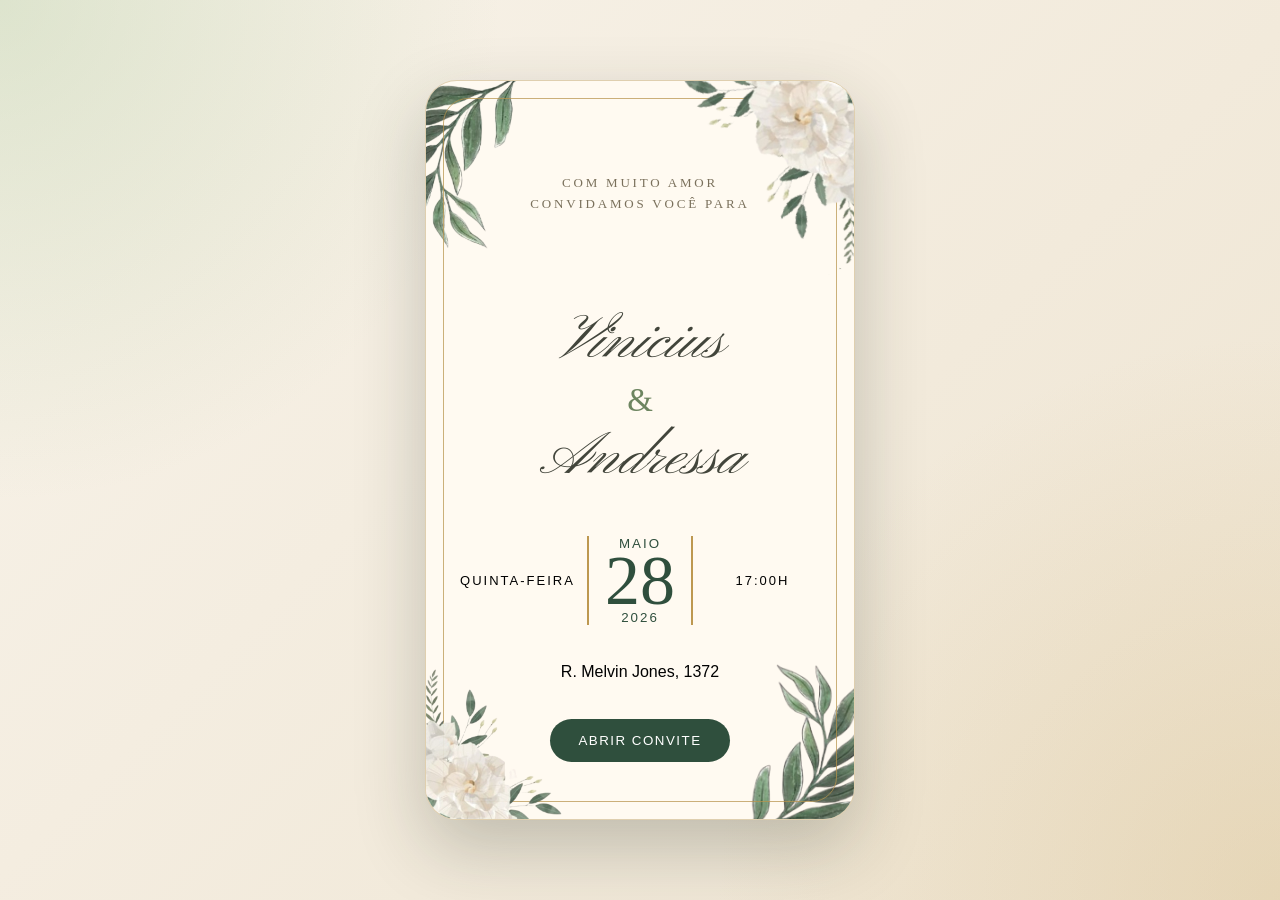
<file: index.html>
<!DOCTYPE html>
<html lang="pt-BR">
<head>
  <meta charset="UTF-8" />
  <meta name="viewport" content="width=device-width, initial-scale=1.0" />
  <title>Convite de Casamento</title>

  <link rel="stylesheet" href="styles.css" />
</head>
<body>

<main class="page">
  <section class="invitation">

    <!-- CAPA -->
    <article class="card card-cover is-visible" id="cover">

      <!-- PNGS -->
      <img class="decor decor-leaves decor-leaves-top" src="assets/folhas-topo.png">
      <img class="decor decor-leaves decor-leaves-bottom" src="assets/folhas-baixo.png">

      

      <!-- FLORES TOPO -->
      <img class="decor cover-flower cover-flower-top-right" src="assets/flores-topo.png">
      <img class="decor cover-flower cover-flower-bottom-left" src="assets/flores-baixo.png">
      

      <div class="card-border"></div>

      <div class="cover-content">

      
        <p class="cover-invite-text">
            Com muito amor<br>
            convidamos você para
        </p>

        <div class="couple-names">
          <h1>Vinicius</h1>
          <span>&</span>
          <h1>Andressa</h1>
        </div>

        <div class="cover-date">

          <p>Quinta-feira</p>

          <div class="date-main">
            <small>Maio</small>
            <strong>28</strong>
            <small>2026</small>
          </div>

          <p>17:00h</p>

        </div>

        <p class="address">R. Melvin Jones, 1372</p>

        <button class="primary-button" id="openInvitation">
          Abrir convite
        </button>

      </div>
    </article>

    <!-- INTERIOR -->
    <article class="card card-inside" id="inside">

      <img class="decor decor-leaves decor-leaves-top" src="assets/folhas-topo.png">
      <img class="decor decor-leaves decor-leaves-bottom" src="assets/folhas-baixo.png">

      

      <img class="decor cover-flower cover-flower-top-right" src="assets/flores-topo.png">
      <img class="decor cover-flower cover-flower-bottom-left" src="assets/flores-baixo.png">

      <div class="card-border"></div>

      <div class="inside-content">

        <img class="monogram-img" src="assets/iniciais-av.png">

        <p class="verse">
          “Assim, permanecem agora estes três: a fé, a esperança e o amor.
          O maior deles, porém, é o amor.”
          <br>
          <span>Coríntios 13:13</span>
        </p>

        <h2 class="blessing">
          Com a bênção de Deus e de seus pais:
        </h2>

        <div class="parents">
  <div>
    <p>Vera Lúcia</p>
    <p>Nourival Prado</p>
  </div>

  <div>
    <p>Silmara Souto</p>
    <p>Valdomiro Salu</p>
  </div>
</div>

<div class="initials-png">
  <img class="letter-img letter-a" src="assets/letra-a.png" alt="A">
  <img class="letter-img letter-e" src="assets/letra-e.png" alt="&">
  <img class="letter-img letter-v" src="assets/letra-v.png" alt="V">
</div>

        <h2 class="invite-title">
          Convidam você para o nosso casamento
        </h2>

        <div class="event-box">
          <div>28. Maio. 2026</div>
          <div>Às 17:00H</div>
        </div>
        <div class="ceremony-info">
  <strong>Cerimônia • Cartório Civil</strong>

  <div class="ceremony-divider"></div>

  <p>R. Melvin Jones 1372</p>
</div>

<div class="final-info">

  <div class="info-block">
    <p>
      Usar roupa social.<br>
      Favor não comparecer de branco.
    </p>
  </div>

  <div class="info-divider"></div>

  <div class="info-block highlight">
    <strong>Convidados Não Convidam</strong>
  </div>

  <div class="info-divider"></div>

  <div class="info-block">
    <strong>
      Chegar com 15 minutos<br>
      de antecedência
    </strong>
  </div>

  <div class="info-divider"></div>

  <div class="info-confirmation">
    Confirme sua presença até 20/05/2026
  </div>

</div>
  <button class="back-button" id="backToCover">
  Voltar para capa
</button>
  </div>
    </article>

  </section>
</main>
<audio id="weddingMusic" src="assets/musica.mp3" loop></audio>

<div class="wedding-music-player" id="musicPlayer">
  <div class="music-album">
    <img src="assets/iniciais-av.png" alt="Capa da música">
  </div>

  <div class="music-details">
    <span class="music-label">Nossa Musica</span>
    <strong>Aliança</strong>
    <small>Tribalistas</small>

    <div class="music-line">
      <div class="music-line-progress" id="musicProgressBar"></div>
    </div>
  </div>

  <button class="music-play-btn" id="musicToggle" type="button">
    ❚❚
  </button>
</div>

<script src="script.js"></script>
<script src="script.js"></script>
</body>
</html>
</file>
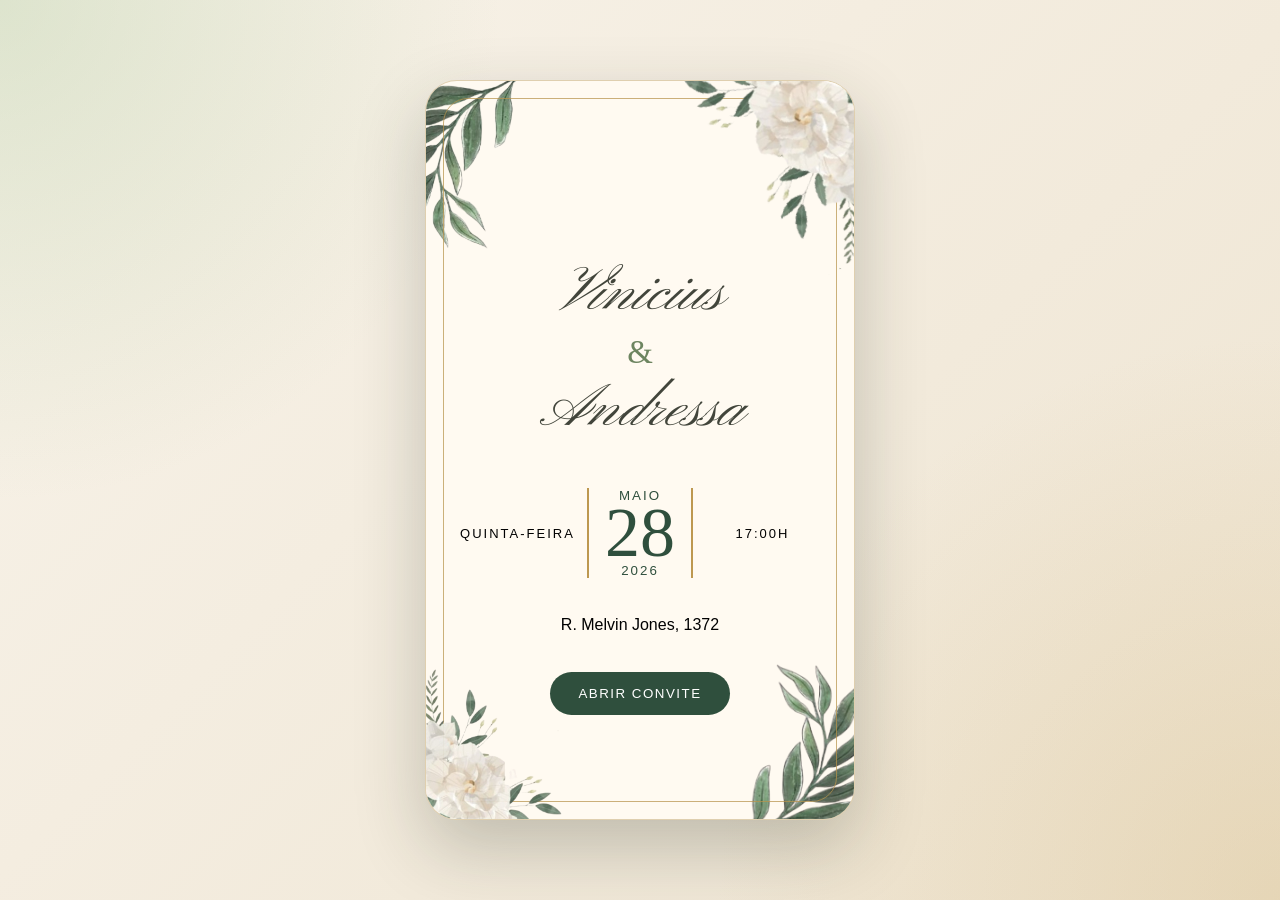
<file: convite-casamento-html-css-js/convite-casamento-html-css-js/index.html>
<!DOCTYPE html>
<html lang="pt-BR">
<head>
  <meta charset="UTF-8" />
  <meta name="viewport" content="width=device-width, initial-scale=1.0" />
  <title>Convite de Casamento</title>

  <link rel="stylesheet" href="styles.css" />
</head>
<body>

<main class="page">
  <section class="invitation">

    <!-- CAPA -->
    <article class="card card-cover is-visible" id="cover">

      <!-- PNGS -->
      <img class="decor decor-leaves decor-leaves-top" src="assets/folhas-topo.png">
      <img class="decor decor-leaves decor-leaves-bottom" src="assets/folhas-baixo.png">

      

      <!-- FLORES TOPO -->
      <img class="decor cover-flower cover-flower-top-right" src="assets/flores-topo.png">
      <img class="decor cover-flower cover-flower-bottom-left" src="assets/flores-baixo.png">
      

      <div class="card-border"></div>

      <div class="cover-content">

      

        <div class="couple-names">
          <h1>Vinicius</h1>
          <span>&</span>
          <h1>Andressa</h1>
        </div>

        <div class="cover-date">

          <p>Quinta-feira</p>

          <div class="date-main">
            <small>Maio</small>
            <strong>28</strong>
            <small>2026</small>
          </div>

          <p>17:00h</p>

        </div>

        <p class="address">R. Melvin Jones, 1372</p>

        <button class="primary-button" id="openInvitation">
          Abrir convite
        </button>

      </div>
    </article>

    <!-- INTERIOR -->
    <article class="card card-inside" id="inside">

      <img class="decor decor-leaves decor-leaves-top" src="assets/folhas-topo.png">
      <img class="decor decor-leaves decor-leaves-bottom" src="assets/folhas-baixo.png">

      

      <img class="decor cover-flower cover-flower-top-right" src="assets/flores-topo.png">
      <img class="decor cover-flower cover-flower-bottom-left" src="assets/flores-baixo.png">

      <div class="card-border"></div>

      <div class="inside-content">

        <img class="monogram-img" src="assets/iniciais-av.png">

        <p class="verse">
          “Assim, permanecem agora estes três: a fé, a esperança e o amor.
          O maior deles, porém, é o amor.”
          <br>
          <span>Coríntios 13:13</span>
        </p>

        <h2 class="blessing">
          Com a bênção de Deus e de seus pais:
        </h2>

        <div class="parents">
  <div>
    <p>Vera Lúcia</p>
    <p>Nourival Prado</p>
  </div>

  <div>
    <p>Silmara Souto</p>
    <p>Valdomiro Salu</p>
  </div>
</div>

<div class="initials-png">
  <img class="letter-img letter-a" src="assets/letra-a.png" alt="A">
  <img class="letter-img letter-e" src="assets/letra-e.png" alt="&">
  <img class="letter-img letter-v" src="assets/letra-v.png" alt="V">
</div>

        <h2 class="invite-title">
          Convidam você para o nosso casamento
        </h2>

        <div class="event-box">
          <div>28. Maio. 2026</div>
          <div>Às 17:00H</div>
        </div>
        <div class="ceremony-info">
  <strong>Cerimônia: Cartório Civil</strong>
  <p>R. Melvin Jones 1372</p>
</div>

<div class="final-info">
  <p>Usar roupa social. <br> Favor não comparecer de branco.</p>
  <p><strong>Convidados Não Convidam!</strong></p>
  <p><strong>Chegar com 15 minutos<br> de antecedência</strong></p>
  <p>Confirme sua presença até 20/05/2026</p>
</div>
  <button class="back-button" id="backToCover">
  Voltar para capa
</button>
  </div>
    </article>

  </section>
</main>

<script src="script.js"></script>
</body>
</html>
</file>
<file: styles.css>
@import url('https://fonts.googleapis.com/css2?family=Pinyon+Script&display=swap');

*{
  margin:0;
  padding:0;
  box-sizing:border-box;
}

:root{
  --paper:#fffaf1;
  --green:#2f4f3d;
  --green-soft:#6d8560;
  --gold:#bd9850;
  --shadow:0 28px 70px rgba(34,42,28,.24);
}

body{
  min-height:100vh;

  background:
    radial-gradient(circle at top left, rgba(184,207,166,.42), transparent 32%),
    radial-gradient(circle at bottom right, rgba(214,187,133,.35), transparent 36%),
    linear-gradient(135deg,#f8f3ea,#eee4d1);

  font-family:"Cormorant Garamond", serif;

  overflow:hidden;
}

/* CENTRALIZAÇÃO */

.page{
  width:100%;
  min-height:100vh;

  padding:20px;

  display:flex;
  justify-content:center;
  align-items:center;
}

/* CONTAINER */

.invitation{
  width:430px;
  max-width:100%;
  height:740px;

  position:relative;
  perspective:1400px;
}

/* CARDS */

.card{
  position:absolute;
  top:0;
  left:0;

  width:430px;
  max-width:100%;
  height:740px;

  border-radius:32px;
  overflow:hidden;

  background:var(--paper);

  border:1px solid rgba(180,146,83,.42);

  box-shadow:var(--shadow);

  transition:
    transform .9s cubic-bezier(.22,.8,.25,1),
    opacity .7s ease;
}

/* CAPA */

.card-cover{
  z-index:2;
  opacity:1;
  transform:rotateY(0deg) scale(1);
}

.card-cover.is-hidden{
  opacity:0;
  transform:rotateY(-96deg) scale(.94);

  pointer-events:none;
}

/* INTERIOR */

.card-inside{
  opacity:0;
  transform:rotateY(96deg) scale(.94);

  pointer-events:none;

  z-index:1;
}

.card-inside.is-visible{
  opacity:1;
  transform:rotateY(0deg) scale(1);

  pointer-events:auto;

  z-index:5;
}

/* BORDA */

.card-border{
  position:absolute;
  inset:17px;

  border:1px solid rgba(183,148,75,.72);
  border-radius:25px;

  z-index:3;
}

/* DECORAÇÕES */

.decor{
  position:absolute;
  pointer-events:none;
}

/* FOLHAS */

.decor-leaves{
  width:150px;
}

.decor-leaves-top{
  top:-40px;
  left:-39px;
}

.decor-leaves-bottom{
  right:-28px;
  bottom:-24px;

  transform:rotate(180deg);
}

/* FLORES CAPA */

.cover-flower{
  z-index:4;
}

.cover-flower-top-right{
  width:300px;

  top:-65px;
  right:-77px;

  transform:rotate(10deg);
}

.cover-flower-bottom-left{
  width:150px;

  left:-12px;
  bottom:-11px;

  transform:rotate(1deg);

  opacity:.95;

  z-index:4;
}


.cover-flower-top-left{
  width:92px;

  top:92px;
  left:22px;

  transform:scaleX(-1) rotate(-8deg);

  opacity:.8;
}







/* CONTEÚDO CAPA */

.cover-content{
  position:relative;
  z-index:5;

  width:100%;
  height:100%;

  display:flex;
  flex-direction:column;
  justify-content:center;
  align-items:center;

  text-align:center;

  padding:52px 34px;
}

/* CONTEÚDO INTERIOR */

.inside-content{
  position:relative;
  z-index:5;

  width:100%;
  height:100%;

  display:flex;
  flex-direction:column;
  justify-content:center;
  align-items:center;

  text-align:center;

  padding:36px 30px;
}

/* SÍMBOLO */

.symbol{
  position:absolute;
  top:48px;

  color:var(--green);

  font-size:30px;
}

/* NOMES */

.couple-names{
  margin:78px 0 46px;
  
}

.couple-names h1{
  font-family:'Pinyon Script', cursive;
  font-size:60px;
  font-style:italic;
  font-weight:400;
  line-height:1.05;

  color:#42453b;
}

.couple-names span{
  display:block;

  margin:8px 0;

  color:var(--green-soft);

  font-size:33px;
}

/* DATA */

.cover-date{
  width:100%;

  display:grid;
  grid-template-columns:1fr auto 1fr;

  align-items:center;
  gap:12px;

  margin-bottom:38px;
}

.cover-date p{
  font-family:"Montserrat", sans-serif;

  font-size:13px;

  text-transform:uppercase;
  letter-spacing:2px;
}

.date-main{
  padding:0 16px;

  border-left:2px solid var(--gold);
  border-right:2px solid var(--gold);
}

.date-main small{
  display:block;

  color:var(--green);

  font-family:"Montserrat", sans-serif;

  text-transform:uppercase;
  letter-spacing:2px;
}

.date-main strong{
  display:block;

  color:var(--green);

  font-size:70px;
  line-height:.85;
  font-weight:400;
}

.date-main em{
  display:block;

  margin-top:8px;

  font-size:24px;
  font-style:normal;
}

/* ENDEREÇO */

.address{
  margin-bottom:38px;

  font-family:"Montserrat", sans-serif;
}

/* BOTÕES */

.primary-button{
  padding:14px 28px;

  border:none;
  border-radius:999px;

  background:var(--green);
  color:white;

  font-family:"Montserrat", sans-serif;

  text-transform:uppercase;
  letter-spacing:1.5px;

  cursor:pointer;

  transition:.25s;
}

.primary-button:hover{
  transform:translateY(-2px);

  background:#24402f;
}

/* INTERIOR */

.monogram-img{
  width:145px;

  margin-bottom:16px;
}

.verse{
  max-width:340px;

  margin-bottom:18px;

  font-size:14px;
  line-height:1.55;
  font-style:italic;
}

.blessing{
  font-family:"Cinzel", serif;

  margin-bottom:18px;

  font-size:18px;

  text-transform:uppercase;
  letter-spacing:2px;
}

.parents{
  width:100%;

  display:grid;
  grid-template-columns:1fr 1fr;

  gap:18px;

  margin-bottom:20px;
}

.invite-title{
  font-family:"Cinzel", serif;

  margin-bottom:18px;

  font-size:18px;

  text-transform:uppercase;
  letter-spacing:2px;
}

/* DATA INTERIOR */

.event-box{
  width:100%;
  max-width:320px;

  display:grid;
  grid-template-columns:1fr 1fr;

  border-top:1px solid #8c8065;
  border-bottom:1px solid #8c8065;
}

.event-box div{
  padding:12px 8px;

  font-size:18px;
}

.event-box div:first-child{
  border-right:1px solid #8c8065;
}

/* RESPONSIVO */

@media(max-width:480px){

  .invitation,
  .card{
    width:100%;
    height:700px;
  }

  .couple-names h1{
    font-size:52px;
  }

  .date-main strong{
    font-size:60px;
  }

  .decor-leaves{
    width:150px;
  }

  .decor-flowers-top,
  .decor-flowers-bottom{
    width:100px;
  }

  .cover-flower-top-right{
    width:100px;
  }

  .cover-flower-top-left{
    width:72px;
  }
}

.inside-content{
  justify-content:flex-start;
  padding:58px 30px 24px;
}

.monogram-img{
  width:105px;
  margin-bottom:8px;
}

.verse{
  font-size:12px;
  line-height:1.35;
  margin-bottom:10px;
}

.blessing{
  font-size:16px;
  margin-bottom:10px;
}

.parents{
  margin-bottom:8px;
  font-size:13px;
}

.initials-png{
  display:flex;
  align-items:center;
  justify-content:center;
  gap:22px;
  margin:6px 0 10px;
}

.letter-img{
  object-fit:contain;
  display:block;
}

.letter-a,
.letter-v{
  width:78px;
}

.letter-e{
  width:34px;
}

.invite-title{
  font-size:16px;
  margin-bottom:10px;
}

.event-box{
  margin-bottom:12px;
}

.event-box div{
  padding:8px 8px;
  font-size:16px;
}

.ceremony-info{
  font-family:"Cormorant Garamond", serif;

  text-align:center;

  font-size:16px;
  line-height:1.2;

  color:#3d3b36;
}

.ceremony-info strong{
  display:block;

  font-family:"Cinzel", serif;

  font-size:20px;
  font-weight:400;

  letter-spacing:1px;

  margin-bottom:2px;
}

.ceremony-info p{
  font-size:15px;
}

.final-info{
  margin-top:12px;

  font-family:"Cormorant Garamond", serif;

  font-size:15px;
  line-height:1.15;

  text-align:center;

  color:#3d3b36;
}

.final-info strong{
  font-family:"Cinzel", serif;

  font-weight:400;

  letter-spacing:.5px;
}

/* AJUSTE FINO DO INTERIOR - MAIS PARECIDO COM A REFERÊNCIA */

.inside-content{
  justify-content:flex-start;
  padding:38px 34px 22px;
}

.monogram-img{
  width:82px;
  margin-bottom:10px;
}

.verse{
  max-width:310px;
  font-size:12.5px;
  line-height:1.28;
  margin-bottom:18px;
}

.blessing{
  max-width:360px;
  font-size:17px;
  line-height:1.2;
  letter-spacing:1.5px;
  margin-bottom:16px;
}

.parents{
  max-width:320px;

  display:grid;
  grid-template-columns:1fr 1fr;

  gap:34px;

  margin-bottom:18px;

  text-align:center;

  font-family:"Cormorant Garamond", serif;

  font-size:17px;
  line-height:1.15;

  color:#3d3b36;
}

.parents p{
  margin-bottom:4px;
}

.initials-png{
  gap:24px;
  margin:4px 0 16px;
}

.letter-a,
.letter-v{
  width:100px;
}

.letter-e{
  width:50px;
  opacity:.75;
}

.invite-title{
  max-width:370px;
  font-size:17px;
  line-height:1.15;
  letter-spacing:1.3px;
  margin-bottom:8px;
}

.event-box{
  max-width:300px;
  margin-bottom:18px;
}

.event-box div{
  padding:7px 8px;
  font-size:17px;
  line-height:1;
}

.ceremony-info{
  margin-top:0;
  margin-bottom:18px;
  font-family:"Cormorant Garamond", serif;
  text-align:center;
  color:#3d3b36;
}

.ceremony-info strong{
  display:block;
  font-family:"Cinzel", serif;
  font-size:15px;
  font-weight:500;
  letter-spacing:.5px;
  text-transform:uppercase;
  line-height:1.1;
}

.ceremony-info p{
  font-size:11px;
  line-height:1.1;
  margin-top:2px;
}

.final-info{
  margin-top:0;
  max-width:310px;
  font-family:"Cormorant Garamond", serif;
  font-size:13px;
  line-height:1.15;
  text-align:center;
  color:#3d3b36;
}

.final-info p{
  margin-bottom:7px;
}

.final-info p:first-child{
  font-size:12px;
  line-height:1.2;
}

.final-info strong{
  font-family:"Cinzel", serif;
  font-weight:500;
  text-transform:uppercase;
  letter-spacing:.4px;
}

.final-info p:nth-child(2) strong{
  font-family:"Cormorant Garamond", serif;
  text-transform:none;
  font-size:16px;
  font-weight:500;
}

.final-info p:nth-child(4){
  font-family:"Cinzel", serif;
  font-size:11px;
  text-transform:uppercase;
  letter-spacing:.3px;
  margin-top:4px;
}

/* ANIMAÇÃO SUAVE E ELEGANTE */

.card{
  backface-visibility:hidden;
  will-change:transform, opacity, filter;
}

.card-cover{
  transform:scale(1);
}

.card-cover.is-opening{
  animation:coverFadeOutElegant 1.05s ease forwards;
}

.card-cover.is-returning{
  animation:coverFadeInElegant 1.05s ease forwards;
}

.card-inside{
  opacity:0;
  transform:scale(.985) translateY(14px);
  pointer-events:none;
  z-index:1;
}

.card-inside.is-visible{
  opacity:1;
  transform:scale(1) translateY(0);
  pointer-events:auto;
  z-index:5;
  animation:insideFadeInElegant 1.05s ease forwards;
}

.card-inside.is-closing{
  animation:insideFadeOutElegant .8s ease forwards;
}

@keyframes coverFadeOutElegant{
  0%{
    opacity:1;
    transform:scale(1) translateY(0);
    filter:blur(0);
  }

  100%{
    opacity:0;
    transform:scale(1.018) translateY(-8px);
    filter:blur(2px);
  }
}

@keyframes coverFadeInElegant{
  0%{
    opacity:0;
    transform:scale(.985) translateY(8px);
    filter:blur(2px);
  }

  100%{
    opacity:1;
    transform:scale(1) translateY(0);
    filter:blur(0);
  }
}

@keyframes insideFadeInElegant{
  0%{
    opacity:0;
    transform:scale(.982) translateY(16px);
    filter:blur(3px);
  }

  100%{
    opacity:1;
    transform:scale(1) translateY(0);
    filter:blur(0);
  }
}

@keyframes insideFadeOutElegant{
  0%{
    opacity:1;
    transform:scale(1) translateY(0);
    filter:blur(0);
  }

  100%{
    opacity:0;
    transform:scale(.982) translateY(14px);
    filter:blur(3px);
  }
}

/* AJUSTE PARA CABER O BOTÃO NO INTERIOR */

.inside-content{
  padding:42px 34px 26px;
}

.monogram-img{
  width:76px;
  margin-bottom:8px;
}

.verse{
  font-size:12px;
  line-height:1.23;
  margin-bottom:16px;
}

.blessing{
  font-size:16px;
  line-height:1.15;
  margin-bottom:12px;
}

.parents{
  font-size:16px;
  line-height:1.1;
  margin-bottom:15px;;
}

.parents p{
  margin-bottom:2px;
}

.initials-png{
  margin:6px 0 15px;
}

.letter-a,
.letter-v{
  width:88px;
}

.letter-e{
  width:42px;
}

.invite-title{
  font-size:16px;
  line-height:1.1;
  margin-bottom:8px;
}

.event-box{
  max-width:295px;
  margin-bottom:15px;
}

.event-box div{
  padding:7px 8px;
  font-size:16px;
}

.ceremony-info{
  margin-bottom:14px;
}

.ceremony-info strong{
  font-size:14px;
}

.final-info{
  font-size:12.5px;
  line-height:1.08;
}

.final-info p{
  margin-bottom:5px;
}

/* BOTÃO VOLTAR NO MESMO ESTILO DO CONVITE */

.back-button{
  margin-top:10px;

  padding:6px 16px;

  border:none;
  border-top:1px solid rgba(47,79,61,.35);
  border-bottom:1px solid rgba(47,79,61,.35);

  background:transparent;
  color:#3d3b36;

  font-family:"Cinzel", serif;
  font-size:10px;
  letter-spacing:1.2px;
  text-transform:uppercase;

  cursor:pointer;
}

.back-button:active{
  transform:scale(.97);
}

/* RESPONSIVIDADE CELULAR - AJUSTE FINAL */

@media (max-width: 480px) {
  body {
    overflow-x: hidden;
    overflow-y: auto;
  }

  .page {
    min-height: 100svh;
    padding: 10px;
    align-items: flex-start;
  }

  .invitation,
  .card {
    width: min(100%, 390px);
    height: min(700px, calc(100svh - 20px));
    min-height: 640px;
  }

  .card-border {
    inset: 12px;
    border-radius: 22px;
  }

  .cover-content {
    padding: 38px 24px 28px;
  }

  .couple-names {
    margin: 58px 0 36px;
  }

  .couple-names h1 {
    font-size: 48px;
  }

  .couple-names span {
    font-size: 28px;
    margin: 4px 0;
  }

  .cover-date {
    gap: 8px;
    margin-bottom: 26px;
  }

  .cover-date p {
    font-size: 10px;
    letter-spacing: 1.2px;
  }

  .date-main {
    padding: 0 10px;
  }

  .date-main strong {
    font-size: 56px;
  }

  .date-main em {
    font-size: 18px;
  }

  .address {
    margin-bottom: 26px;
    font-size: 13px;
  }

  .primary-button {
    padding: 12px 22px;
    font-size: 11px;
  }

  .decor-leaves {
    width: 115px;
  }

  .decor-leaves-top {
    top: -28px;
    left: -28px;
  }

  .decor-leaves-bottom {
    right: -22px;
    bottom: -18px;
  }

  .cover-flower-top-right {
    width: 190px;
    top: -42px;
    right: -52px;
  }

  .cover-flower-bottom-left {
    width: 110px;
    left: -8px;
    bottom: -6px;
  }

  .inside-content {
    padding: 30px 24px 18px;
  }

  .monogram-img {
    width: 66px;
    margin-bottom: 6px;
  }

  .verse {
    font-size: 11px;
    line-height: 1.18;
    margin-bottom: 10px;
  }

  .blessing {
    font-size: 13px;
    line-height: 1.15;
    margin-bottom: 9px;
  }

  .parents {
    max-width: 280px;
    gap: 18px;
    font-size: 13.5px;
    line-height: 1.05;
    margin-bottom: 9px;
  }

  .initials-png {
    gap: 14px;
    margin: 2px 0 9px;
  }

  .letter-a,
  .letter-v {
    width: 66px;
  }

  .letter-e {
    width: 30px;
  }

  .invite-title {
    font-size: 13.5px;
    margin-bottom: 7px;
  }

  .event-box {
    max-width: 260px;
    margin-bottom: 10px;
  }

  .event-box div {
    padding: 6px 5px;
    font-size: 13px;
  }

  .ceremony-info {
    margin-bottom: 9px;
  }

  .ceremony-info strong {
    font-size: 12px;
  }

  .ceremony-info p {
    font-size: 10px;
  }

  .final-info {
    font-size: 10.8px;
    line-height: 1.05;
  }

  .final-info p {
    margin-bottom: 4px;
  }

  .final-info p:nth-child(2) strong {
    font-size: 13px;
  }

  .back-button {
    margin-top: 4px;
    padding: 5px 13px;
    font-size: 9px;
  }
}


@media (max-width: 360px) {
  .invitation,
  .card {
    min-height: 610px;
  }

  .couple-names h1 {
    font-size: 43px;
  }

  .date-main strong {
    font-size: 50px;
  }

  .inside-content {
    padding: 24px 20px 14px;
  }

  .letter-a,
  .letter-v {
    width: 58px;
  }

  .letter-e {
    width: 26px;
  }

  .parents {
    font-size: 12.5px;
  }

  .final-info {
    font-size: 10px;
  }
}

.cover-invite-text{
  margin-top: 35px;
  margin-bottom: 18px;

  color: #6f654f;

  font-family: "Cinzel", serif;
  font-size: 13px;
  line-height: 1.6;

  text-transform: uppercase;
  letter-spacing: 2.8px;

  text-align: center;

  opacity: .92;
}

/* AJUSTE FINAL MOBILE - INTERIOR MAIS EQUILIBRADO */

@media (max-width: 480px) {

  .page {
    padding: 8px 8px 78px;
    align-items: flex-start;
  }

  .invitation,
  .card {
    height: calc(100svh - 92px);
    min-height: 590px;
    max-height: 650px;
  }

  .inside-content {
    padding: 26px 24px 14px;
    justify-content: flex-start;
  }

  .monogram-img {
    width: 58px;
    margin-bottom: 16px;
  }

  .verse {
    max-width: 300px;
    font-size: 11px;
    line-height: 1.22;
    margin-bottom: 16px;
  }

  .blessing {
    max-width: 310px;
    font-size: 13.5px;
    line-height: 1.25;
    letter-spacing: 2px;
    margin-bottom: 16px;
  }

  .parents {
    max-width: 300px;
    gap: 28px;
    font-size: 14.5px;
    line-height: 1.15;
    margin-bottom: 26px;
  }

  .initials-png {
    gap: 24px;
    margin: 0 0 24px;
  }

  .letter-a,
  .letter-v {
    width: 62px;
  }

  .letter-e {
    width: 26px;
  }

  .invite-title {
    max-width: 310px;
    font-size: 13.5px;
    line-height: 1.25;
    letter-spacing: 2px;
    margin-bottom: 14px;
  }

  .event-box {
    max-width: 285px;
    margin-bottom: 14px;
  }

  .event-box div {
    padding: 7px 6px;
    font-size: 13.5px;
  }

  .ceremony-info {
    margin-bottom: 12px;
  }

  .ceremony-info strong {
    font-size: 12.5px;
    letter-spacing: 1px;
  }

  .ceremony-info p {
    font-size: 10.5px;
  }

  .final-info {
    max-width: 300px;
    font-size: 11.3px;
    line-height: 1.16;
  }

  .final-info p {
    margin-bottom: 5px;
  }

  .final-info p:nth-child(2) strong {
    font-size: 13px;
  }

  .final-info p:nth-child(4) {
    font-size: 10px;
    margin-top: 4px;
  }

  .back-button {
    margin-top: 5px;
    padding: 5px 14px;
    font-size: 8.5px;
  }

  .wedding-music-player {
    height: 56px;
    width: min(91%, 330px);
    bottom: 7px;
    padding: 7px 9px;
  }

  .music-album {
    width: 39px;
    height: 39px;
    flex-basis: 39px;
  }

  .music-details strong {
    font-size: 14px;
  }

  .music-line {
    margin-top: 4px;
  }
}

.wedding-music-player{
  position:fixed;

  top:24px;
  left:24px;

  width:320px;
  height:82px;

  display:flex;
  align-items:center;
  gap:14px;

  padding:12px;

  border-radius:24px;

  background:
    linear-gradient(
      135deg,
      rgba(24,30,24,.96),
      rgba(45,62,49,.95)
    );

  border:1px solid rgba(189,152,80,.42);

  box-shadow:
    0 22px 60px rgba(0,0,0,.28),
    inset 0 1px 0 rgba(255,255,255,.08);

  backdrop-filter:blur(14px);

  z-index:9999;

  opacity:0;
  pointer-events:none;

  transform:
    translateY(-16px)
    scale(.96);

  transition:.45s ease;
}

.wedding-music-player.is-visible{
  opacity:1;

  pointer-events:auto;

  transform:
    translateY(0)
    scale(1);
}

.music-album{
  width:58px;
  height:58px;

  flex:0 0 58px;

  border-radius:18px;

  overflow:hidden;

  border:1px solid rgba(255,255,255,.08);

  background:#fffaf1;
}

.music-album img{
  width:100%;
  height:100%;

  object-fit:cover;
}

.music-details{
  flex:1;
  min-width:0;

  color:#fff;
}

.music-label{
  display:block;

  margin-bottom:4px;

  color:#bd9850;

  font-family:"Montserrat", sans-serif;
  font-size:9px;

  letter-spacing:2px;
  text-transform:uppercase;
}

.music-details strong{
  display:block;

  font-family:"Cormorant Garamond", serif;
  font-size:21px;
  font-weight:500;

  line-height:1;

  white-space:nowrap;
  overflow:hidden;
  text-overflow:ellipsis;
}

.music-details small{
  display:block;

  margin-top:4px;

  font-family:"Montserrat", sans-serif;
  font-size:10px;

  opacity:.7;
}

.music-line{
  width:100%;
  height:4px;

  margin-top:9px;

  overflow:hidden;

  border-radius:999px;

  background:rgba(255,255,255,.12);
}

.music-line-progress{
  width:0%;
  height:100%;

  border-radius:999px;

  background:
    linear-gradient(
      90deg,
      #bd9850,
      #f4dfaa
    );
}

.music-play-btn{
  width:44px;
  height:44px;

  flex:0 0 44px;

  border:none;
  border-radius:50%;

  background:#fffaf1;
  color:#2f4f3d;

  font-size:14px;
  font-weight:bold;

  cursor:pointer;

  box-shadow:
    0 8px 24px rgba(0,0,0,.22);

  transition:.2s ease;
}

.music-play-btn:hover{
  transform:scale(1.06);
}

.music-play-btn:active{
  transform:scale(.95);
}

/* MOBILE */

@media(max-width:480px){

  .wedding-music-player{
    top:auto;
    left:50%;
    bottom:8px;

    width:min(92%,340px);
    height:60px;

    padding:8px 10px;

    border-radius:18px;

    transform:
      translateX(-50%)
      translateY(120%);
  }

  .wedding-music-player.is-visible{
    transform:
      translateX(-50%)
      translateY(0);
  }

  .music-album{
    width:42px;
    height:42px;

    flex-basis:42px;

    border-radius:12px;
  }

  .music-details strong{
    font-size:14px;
  }

  .music-details small{
    font-size:8px;
  }

  .music-label{
    font-size:7px;
  }

  .music-play-btn{
    width:34px;
    height:34px;

    flex-basis:34px;

    font-size:11px;
  }
}

/* FINAL INFO PREMIUM */

.ceremony-info{
  margin-top: 4px;
  margin-bottom: 18px;
}

.ceremony-info strong{
  font-size: 15px;
  letter-spacing: 1.2px;
}

.ceremony-divider{
  width: 58px;
  height: 1px;

  margin: 10px auto 9px;

  background: rgba(189,152,80,.55);
}

.ceremony-info p{
  font-size: 12px;
  letter-spacing: .3px;
  opacity: .88;
}

/* FINAL INFO COMPACTO E ELEGANTE */

.ceremony-info{
  margin-top: 2px;
  margin-bottom: 10px;
}

.ceremony-info strong{
  font-size: 13px;
  letter-spacing: .8px;
}

.ceremony-divider{
  width: 42px;
  height: 1px;

  margin: 6px auto 5px;

  background: rgba(189,152,80,.45);
}

.ceremony-info p{
  font-size: 10px;
  line-height: 1;
}

.final-info{
  width: 100%;
  max-width: 250px;

  display:flex;
  flex-direction:column;
  align-items:center;

  margin-top: 0;
}

.info-block{
  padding: 1px 0;

  text-align:center;

  line-height:1.05;
}

.info-block p{
  font-size:11px;
}

.info-block strong{
  font-family:"Cinzel", serif;
  font-size:10px;
  font-weight:500;

  letter-spacing:.4px;
  text-transform:uppercase;

  line-height:1.15;
}

.info-block.highlight strong{
  font-size:11px;
}

.info-divider{
  width:46px;
  height:1px;

  margin:4px 0;

  background:rgba(189,152,80,.38);
}

.info-confirmation{
  margin-top:2px;

  font-family:"Cinzel", serif;
  font-size:8px;

  letter-spacing:.5px;
  text-transform:uppercase;

  line-height:1.2;

  color:#6d6147;

  text-align:center;
}

/* MOBILE */

@media(max-width:480px){

  .ceremony-info{
    margin-bottom:8px;
  }

  .ceremony-info strong{
    font-size:11px;
  }

  .ceremony-info p{
    font-size:9px;
  }

  .final-info{
    max-width:220px;
  }

  .info-block p{
    font-size:9.5px;
  }

  .info-block strong{
    font-size:8.5px;
  }

  .info-block.highlight strong{
    font-size:9px;
  }

  .info-divider{
    width:38px;
    margin:3px 0;
  }

  .info-confirmation{
    font-size:7px;
  }
}
/* GARANTE QUE O BOTÃO NUNCA SAIA DO CONVITE */

.inside-content{
  display:flex;
  flex-direction:column;
}

.back-button{
  margin-top:auto;
  flex-shrink:0;
}

/* MOBILE PEQUENO */

@media (max-height: 740px){

  .invitation,
  .card{
    height:auto;
    min-height:100svh;
  }

  .inside-content{
    min-height:100%;
    padding-bottom:18px;
  }

  .final-info{
    margin-bottom:10px;
  }

  .back-button{
    margin-top:12px;
  }
}

/* TELAS MUITO PEQUENAS */

@media (max-height: 670px){

  .inside-content{
    padding-top:22px;
    padding-bottom:14px;
  }

  .monogram-img{
    width:52px;
    margin-bottom:8px;
  }

  .verse{
    font-size:10px;
    line-height:1.1;
    margin-bottom:8px;
  }

  .blessing{
    font-size:11px;
    margin-bottom:8px;
  }

  .parents{
    margin-bottom:10px;
    gap:14px;
    font-size:11px;
  }

  .initials-png{
    margin-bottom:10px;
  }

  .letter-a,
  .letter-v{
    width:50px;
  }

  .letter-e{
    width:22px;
  }

  .invite-title{
    font-size:11px;
    margin-bottom:6px;
  }

  .event-box{
    margin-bottom:8px;
  }

  .event-box div{
    font-size:11px;
    padding:5px 4px;
  }

  .ceremony-info{
    margin-bottom:7px;
  }

  .final-info{
    gap:0;
  }

  .back-button{
    margin-top:8px;
    font-size:7px;
    padding:4px 10px;
  }
}
</file>
<file: convite-casamento-html-css-js/convite-casamento-html-css-js/styles.css>
@import url('https://fonts.googleapis.com/css2?family=Pinyon+Script&display=swap');

*{
  margin:0;
  padding:0;
  box-sizing:border-box;
}

:root{
  --paper:#fffaf1;
  --green:#2f4f3d;
  --green-soft:#6d8560;
  --gold:#bd9850;
  --shadow:0 28px 70px rgba(34,42,28,.24);
}

body{
  min-height:100vh;

  background:
    radial-gradient(circle at top left, rgba(184,207,166,.42), transparent 32%),
    radial-gradient(circle at bottom right, rgba(214,187,133,.35), transparent 36%),
    linear-gradient(135deg,#f8f3ea,#eee4d1);

  font-family:"Cormorant Garamond", serif;

  overflow:hidden;
}

/* CENTRALIZAÇÃO */

.page{
  width:100%;
  min-height:100vh;

  padding:20px;

  display:flex;
  justify-content:center;
  align-items:center;
}

/* CONTAINER */

.invitation{
  width:430px;
  max-width:100%;
  height:740px;

  position:relative;
  perspective:1400px;
}

/* CARDS */

.card{
  position:absolute;
  top:0;
  left:0;

  width:430px;
  max-width:100%;
  height:740px;

  border-radius:32px;
  overflow:hidden;

  background:var(--paper);

  border:1px solid rgba(180,146,83,.42);

  box-shadow:var(--shadow);

  transition:
    transform .9s cubic-bezier(.22,.8,.25,1),
    opacity .7s ease;
}

/* CAPA */

.card-cover{
  z-index:2;
  opacity:1;
  transform:rotateY(0deg) scale(1);
}

.card-cover.is-hidden{
  opacity:0;
  transform:rotateY(-96deg) scale(.94);

  pointer-events:none;
}

/* INTERIOR */

.card-inside{
  opacity:0;
  transform:rotateY(96deg) scale(.94);

  pointer-events:none;

  z-index:1;
}

.card-inside.is-visible{
  opacity:1;
  transform:rotateY(0deg) scale(1);

  pointer-events:auto;

  z-index:5;
}

/* BORDA */

.card-border{
  position:absolute;
  inset:17px;

  border:1px solid rgba(183,148,75,.72);
  border-radius:25px;

  z-index:3;
}

/* DECORAÇÕES */

.decor{
  position:absolute;
  pointer-events:none;
}

/* FOLHAS */

.decor-leaves{
  width:150px;
}

.decor-leaves-top{
  top:-40px;
  left:-39px;
}

.decor-leaves-bottom{
  right:-28px;
  bottom:-24px;

  transform:rotate(180deg);
}

/* FLORES CAPA */

.cover-flower{
  z-index:4;
}

.cover-flower-top-right{
  width:300px;

  top:-65px;
  right:-77px;

  transform:rotate(10deg);
}

.cover-flower-bottom-left{
  width:150px;

  left:-12px;
  bottom:-11px;

  transform:rotate(1deg);

  opacity:.95;

  z-index:4;
}


.cover-flower-top-left{
  width:92px;

  top:92px;
  left:22px;

  transform:scaleX(-1) rotate(-8deg);

  opacity:.8;
}







/* CONTEÚDO CAPA */

.cover-content{
  position:relative;
  z-index:5;

  width:100%;
  height:100%;

  display:flex;
  flex-direction:column;
  justify-content:center;
  align-items:center;

  text-align:center;

  padding:52px 34px;
}

/* CONTEÚDO INTERIOR */

.inside-content{
  position:relative;
  z-index:5;

  width:100%;
  height:100%;

  display:flex;
  flex-direction:column;
  justify-content:center;
  align-items:center;

  text-align:center;

  padding:36px 30px;
}

/* SÍMBOLO */

.symbol{
  position:absolute;
  top:48px;

  color:var(--green);

  font-size:30px;
}

/* NOMES */

.couple-names{
  margin:78px 0 46px;
  
}

.couple-names h1{
  font-family:'Pinyon Script', cursive;
  font-size:60px;
  font-style:italic;
  font-weight:400;
  line-height:1.05;

  color:#42453b;
}

.couple-names span{
  display:block;

  margin:8px 0;

  color:var(--green-soft);

  font-size:33px;
}

/* DATA */

.cover-date{
  width:100%;

  display:grid;
  grid-template-columns:1fr auto 1fr;

  align-items:center;
  gap:12px;

  margin-bottom:38px;
}

.cover-date p{
  font-family:"Montserrat", sans-serif;

  font-size:13px;

  text-transform:uppercase;
  letter-spacing:2px;
}

.date-main{
  padding:0 16px;

  border-left:2px solid var(--gold);
  border-right:2px solid var(--gold);
}

.date-main small{
  display:block;

  color:var(--green);

  font-family:"Montserrat", sans-serif;

  text-transform:uppercase;
  letter-spacing:2px;
}

.date-main strong{
  display:block;

  color:var(--green);

  font-size:70px;
  line-height:.85;
  font-weight:400;
}

.date-main em{
  display:block;

  margin-top:8px;

  font-size:24px;
  font-style:normal;
}

/* ENDEREÇO */

.address{
  margin-bottom:38px;

  font-family:"Montserrat", sans-serif;
}

/* BOTÕES */

.primary-button{
  padding:14px 28px;

  border:none;
  border-radius:999px;

  background:var(--green);
  color:white;

  font-family:"Montserrat", sans-serif;

  text-transform:uppercase;
  letter-spacing:1.5px;

  cursor:pointer;

  transition:.25s;
}

.primary-button:hover{
  transform:translateY(-2px);

  background:#24402f;
}

/* INTERIOR */

.monogram-img{
  width:145px;

  margin-bottom:16px;
}

.verse{
  max-width:340px;

  margin-bottom:18px;

  font-size:14px;
  line-height:1.55;
  font-style:italic;
}

.blessing{
  font-family:"Cinzel", serif;

  margin-bottom:18px;

  font-size:18px;

  text-transform:uppercase;
  letter-spacing:2px;
}

.parents{
  width:100%;

  display:grid;
  grid-template-columns:1fr 1fr;

  gap:18px;

  margin-bottom:20px;
}

.invite-title{
  font-family:"Cinzel", serif;

  margin-bottom:18px;

  font-size:18px;

  text-transform:uppercase;
  letter-spacing:2px;
}

/* DATA INTERIOR */

.event-box{
  width:100%;
  max-width:320px;

  display:grid;
  grid-template-columns:1fr 1fr;

  border-top:1px solid #8c8065;
  border-bottom:1px solid #8c8065;
}

.event-box div{
  padding:12px 8px;

  font-size:18px;
}

.event-box div:first-child{
  border-right:1px solid #8c8065;
}

/* RESPONSIVO */

@media(max-width:480px){

  .invitation,
  .card{
    width:100%;
    height:700px;
  }

  .couple-names h1{
    font-size:52px;
  }

  .date-main strong{
    font-size:60px;
  }

  .decor-leaves{
    width:150px;
  }

  .decor-flowers-top,
  .decor-flowers-bottom{
    width:100px;
  }

  .cover-flower-top-right{
    width:100px;
  }

  .cover-flower-top-left{
    width:72px;
  }
}

.inside-content{
  justify-content:flex-start;
  padding:58px 30px 24px;
}

.monogram-img{
  width:105px;
  margin-bottom:8px;
}

.verse{
  font-size:12px;
  line-height:1.35;
  margin-bottom:10px;
}

.blessing{
  font-size:16px;
  margin-bottom:10px;
}

.parents{
  margin-bottom:8px;
  font-size:13px;
}

.initials-png{
  display:flex;
  align-items:center;
  justify-content:center;
  gap:22px;
  margin:6px 0 10px;
}

.letter-img{
  object-fit:contain;
  display:block;
}

.letter-a,
.letter-v{
  width:78px;
}

.letter-e{
  width:34px;
}

.invite-title{
  font-size:16px;
  margin-bottom:10px;
}

.event-box{
  margin-bottom:12px;
}

.event-box div{
  padding:8px 8px;
  font-size:16px;
}

.ceremony-info{
  font-family:"Cormorant Garamond", serif;

  text-align:center;

  font-size:16px;
  line-height:1.2;

  color:#3d3b36;
}

.ceremony-info strong{
  display:block;

  font-family:"Cinzel", serif;

  font-size:20px;
  font-weight:400;

  letter-spacing:1px;

  margin-bottom:2px;
}

.ceremony-info p{
  font-size:15px;
}

.final-info{
  margin-top:12px;

  font-family:"Cormorant Garamond", serif;

  font-size:15px;
  line-height:1.15;

  text-align:center;

  color:#3d3b36;
}

.final-info strong{
  font-family:"Cinzel", serif;

  font-weight:400;

  letter-spacing:.5px;
}

/* AJUSTE FINO DO INTERIOR - MAIS PARECIDO COM A REFERÊNCIA */

.inside-content{
  justify-content:flex-start;
  padding:38px 34px 22px;
}

.monogram-img{
  width:82px;
  margin-bottom:10px;
}

.verse{
  max-width:310px;
  font-size:12.5px;
  line-height:1.28;
  margin-bottom:18px;
}

.blessing{
  max-width:360px;
  font-size:17px;
  line-height:1.2;
  letter-spacing:1.5px;
  margin-bottom:16px;
}

.parents{
  max-width:320px;

  display:grid;
  grid-template-columns:1fr 1fr;

  gap:34px;

  margin-bottom:18px;

  text-align:center;

  font-family:"Cormorant Garamond", serif;

  font-size:17px;
  line-height:1.15;

  color:#3d3b36;
}

.parents p{
  margin-bottom:4px;
}

.initials-png{
  gap:24px;
  margin:4px 0 16px;
}

.letter-a,
.letter-v{
  width:100px;
}

.letter-e{
  width:50px;
  opacity:.75;
}

.invite-title{
  max-width:370px;
  font-size:17px;
  line-height:1.15;
  letter-spacing:1.3px;
  margin-bottom:8px;
}

.event-box{
  max-width:300px;
  margin-bottom:18px;
}

.event-box div{
  padding:7px 8px;
  font-size:17px;
  line-height:1;
}

.ceremony-info{
  margin-top:0;
  margin-bottom:18px;
  font-family:"Cormorant Garamond", serif;
  text-align:center;
  color:#3d3b36;
}

.ceremony-info strong{
  display:block;
  font-family:"Cinzel", serif;
  font-size:15px;
  font-weight:500;
  letter-spacing:.5px;
  text-transform:uppercase;
  line-height:1.1;
}

.ceremony-info p{
  font-size:11px;
  line-height:1.1;
  margin-top:2px;
}

.final-info{
  margin-top:0;
  max-width:310px;
  font-family:"Cormorant Garamond", serif;
  font-size:13px;
  line-height:1.15;
  text-align:center;
  color:#3d3b36;
}

.final-info p{
  margin-bottom:7px;
}

.final-info p:first-child{
  font-size:12px;
  line-height:1.2;
}

.final-info strong{
  font-family:"Cinzel", serif;
  font-weight:500;
  text-transform:uppercase;
  letter-spacing:.4px;
}

.final-info p:nth-child(2) strong{
  font-family:"Cormorant Garamond", serif;
  text-transform:none;
  font-size:16px;
  font-weight:500;
}

.final-info p:nth-child(4){
  font-family:"Cinzel", serif;
  font-size:11px;
  text-transform:uppercase;
  letter-spacing:.3px;
  margin-top:4px;
}

/* ANIMAÇÃO SUAVE E ELEGANTE */

.card{
  backface-visibility:hidden;
  will-change:transform, opacity, filter;
}

.card-cover{
  transform:scale(1);
}

.card-cover.is-opening{
  animation:coverFadeOutElegant 1.05s ease forwards;
}

.card-cover.is-returning{
  animation:coverFadeInElegant 1.05s ease forwards;
}

.card-inside{
  opacity:0;
  transform:scale(.985) translateY(14px);
  pointer-events:none;
  z-index:1;
}

.card-inside.is-visible{
  opacity:1;
  transform:scale(1) translateY(0);
  pointer-events:auto;
  z-index:5;
  animation:insideFadeInElegant 1.05s ease forwards;
}

.card-inside.is-closing{
  animation:insideFadeOutElegant .8s ease forwards;
}

@keyframes coverFadeOutElegant{
  0%{
    opacity:1;
    transform:scale(1) translateY(0);
    filter:blur(0);
  }

  100%{
    opacity:0;
    transform:scale(1.018) translateY(-8px);
    filter:blur(2px);
  }
}

@keyframes coverFadeInElegant{
  0%{
    opacity:0;
    transform:scale(.985) translateY(8px);
    filter:blur(2px);
  }

  100%{
    opacity:1;
    transform:scale(1) translateY(0);
    filter:blur(0);
  }
}

@keyframes insideFadeInElegant{
  0%{
    opacity:0;
    transform:scale(.982) translateY(16px);
    filter:blur(3px);
  }

  100%{
    opacity:1;
    transform:scale(1) translateY(0);
    filter:blur(0);
  }
}

@keyframes insideFadeOutElegant{
  0%{
    opacity:1;
    transform:scale(1) translateY(0);
    filter:blur(0);
  }

  100%{
    opacity:0;
    transform:scale(.982) translateY(14px);
    filter:blur(3px);
  }
}

/* AJUSTE PARA CABER O BOTÃO NO INTERIOR */

.inside-content{
  padding:42px 34px 26px;
}

.monogram-img{
  width:76px;
  margin-bottom:8px;
}

.verse{
  font-size:12px;
  line-height:1.23;
  margin-bottom:16px;
}

.blessing{
  font-size:16px;
  line-height:1.15;
  margin-bottom:12px;
}

.parents{
  font-size:16px;
  line-height:1.1;
  margin-bottom:15px;;
}

.parents p{
  margin-bottom:2px;
}

.initials-png{
  margin:6px 0 15px;
}

.letter-a,
.letter-v{
  width:88px;
}

.letter-e{
  width:42px;
}

.invite-title{
  font-size:16px;
  line-height:1.1;
  margin-bottom:8px;
}

.event-box{
  max-width:295px;
  margin-bottom:15px;
}

.event-box div{
  padding:7px 8px;
  font-size:16px;
}

.ceremony-info{
  margin-bottom:14px;
}

.ceremony-info strong{
  font-size:14px;
}

.final-info{
  font-size:12.5px;
  line-height:1.08;
}

.final-info p{
  margin-bottom:5px;
}

/* BOTÃO VOLTAR NO MESMO ESTILO DO CONVITE */

.back-button{
  margin-top:10px;

  padding:6px 16px;

  border:none;
  border-top:1px solid rgba(47,79,61,.35);
  border-bottom:1px solid rgba(47,79,61,.35);

  background:transparent;
  color:#3d3b36;

  font-family:"Cinzel", serif;
  font-size:10px;
  letter-spacing:1.2px;
  text-transform:uppercase;

  cursor:pointer;
}

.back-button:active{
  transform:scale(.97);
}
</file>
